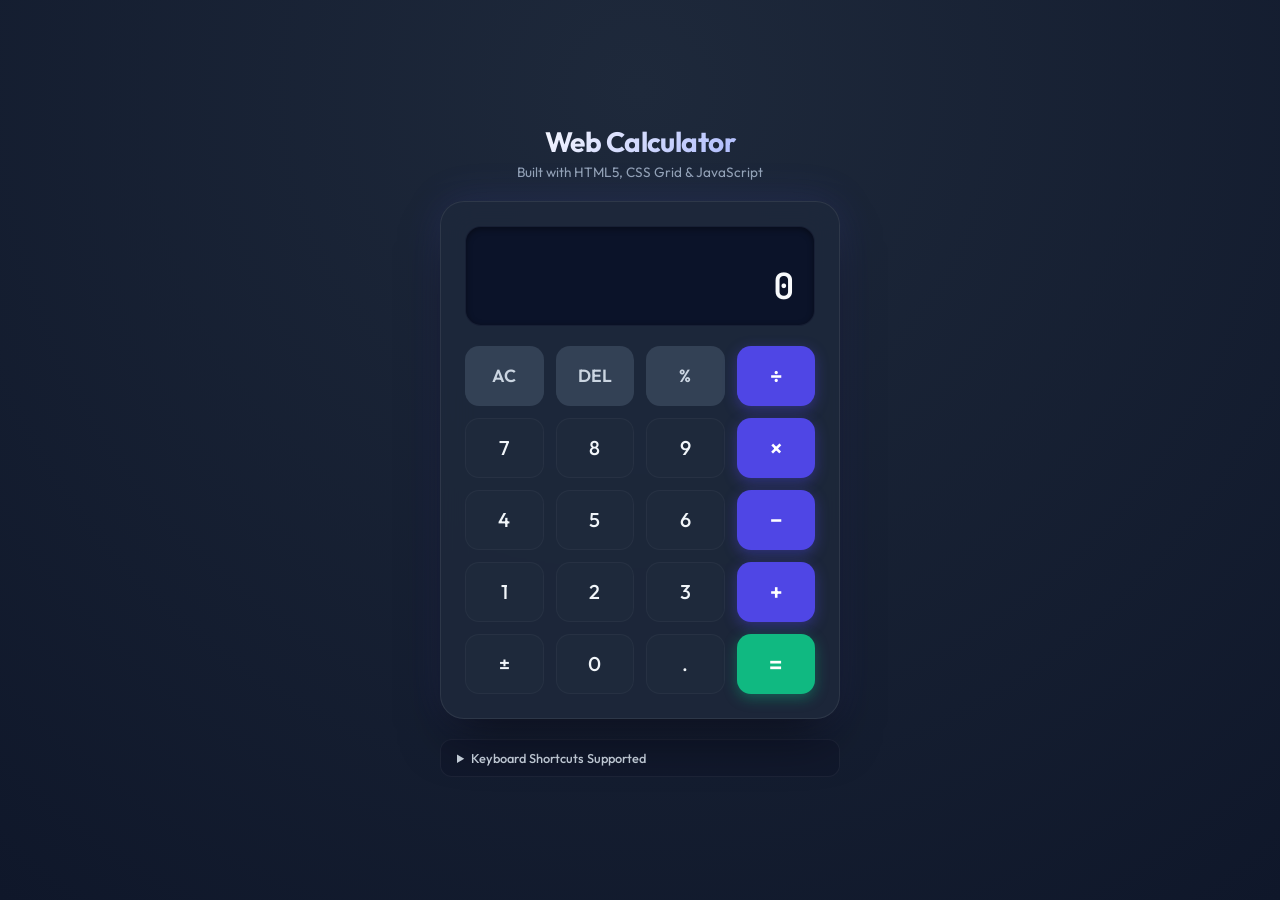
<file: calculator/index.html>
<!DOCTYPE html>
<html lang="en">
<head>
  <meta charset="UTF-8" />
  <meta name="viewport" content="width=device-width, initial-scale=1.0" />
  <title>Modern Calculator</title>
  <link rel="stylesheet" href="style.css" />
  <!-- Google Fonts for modern typography -->
  <link rel="preconnect" href="https://fonts.googleapis.com" />
  <link rel="preconnect" href="https://fonts.gstatic.com" crossorigin />
  <link href="https://fonts.googleapis.com/css2?family=Outfit:wght@300;400;500;600;700&family=JetBrains+Mono:wght@400;500;600&display=swap" rel="stylesheet" />
</head>
<body>
  <div class="page-container">
    <header class="app-header">
      <h1 class="app-title">Web Calculator</h1>
      <p class="app-subtitle">Built with HTML5, CSS Grid &amp; JavaScript</p>
    </header>

    <!-- Calculator Main Container -->
    <main class="calculator" role="region" aria-label="Calculator">
      <!-- Calculator Display Screen -->
      <section class="display" aria-live="polite">
        <!-- Sub-display for previous operand and pending operator -->
        <div class="previous-operand" id="previous-operand" aria-label="Previous calculation"></div>
        <!-- Main display for current input and results -->
        <div class="current-operand" id="current-operand" aria-label="Current input or result">0</div>
      </section>

      <!-- Keypad Grid Alignment -->
      <section class="keypad" aria-label="Calculator Keypad">
        <!-- Row 1: Utility functions & division -->
        <button type="button" class="btn btn-function" data-action="all-clear" aria-label="All Clear" title="Clear All (Escape)">AC</button>
        <button type="button" class="btn btn-function" data-action="delete" aria-label="Delete last digit" title="Backspace">DEL</button>
        <button type="button" class="btn btn-function" data-action="percent" aria-label="Percentage" title="Percentage (%)">%</button>
        <button type="button" class="btn btn-operator" data-operator="÷" aria-label="Divide" title="Divide (/)">÷</button>

        <!-- Row 2: 7, 8, 9, multiplication -->
        <button type="button" class="btn btn-number" data-number="7">7</button>
        <button type="button" class="btn btn-number" data-number="8">8</button>
        <button type="button" class="btn btn-number" data-number="9">9</button>
        <button type="button" class="btn btn-operator" data-operator="×" aria-label="Multiply" title="Multiply (*)">×</button>

        <!-- Row 3: 4, 5, 6, subtraction -->
        <button type="button" class="btn btn-number" data-number="4">4</button>
        <button type="button" class="btn btn-number" data-number="5">5</button>
        <button type="button" class="btn btn-number" data-number="6">6</button>
        <button type="button" class="btn btn-operator" data-operator="−" aria-label="Subtract" title="Subtract (-)">−</button>

        <!-- Row 4: 1, 2, 3, addition -->
        <button type="button" class="btn btn-number" data-number="1">1</button>
        <button type="button" class="btn btn-number" data-number="2">2</button>
        <button type="button" class="btn btn-number" data-number="3">3</button>
        <button type="button" class="btn btn-operator" data-operator="+" aria-label="Add" title="Add (+)">+</button>

        <!-- Row 5: sign toggle, 0, decimal, equals -->
        <button type="button" class="btn btn-number" data-action="negate" aria-label="Toggle Positive/Negative" title="Toggle Sign (±)">±</button>
        <button type="button" class="btn btn-number" data-number="0">0</button>
        <button type="button" class="btn btn-number" data-action="decimal" aria-label="Decimal point">.</button>
        <button type="button" class="btn btn-equals" data-action="calculate" aria-label="Calculate equals" title="Equals (= or Enter)">=</button>
      </section>
    </main>

    <!-- Keyboard Shortcuts Helper Footer -->
    <footer class="app-footer">
      <details class="shortcuts-guide">
        <summary>Keyboard Shortcuts Supported</summary>
        <div class="shortcuts-content">
          <span><kbd>0</kbd>–<kbd>9</kbd> Number keys</span>
          <span><kbd>+</kbd> <kbd>-</kbd> <kbd>*</kbd> <kbd>/</kbd> Operators</span>
          <span><kbd>Enter</kbd> or <kbd>=</kbd> Equals</span>
          <span><kbd>Backspace</kbd> Delete</span>
          <span><kbd>Esc</kbd> Clear All</span>
          <span><kbd>.</kbd> Decimal point</span>
        </div>
      </details>
    </footer>
  </div>

  <script src="script.js"></script>
</body>
</html>
</file>
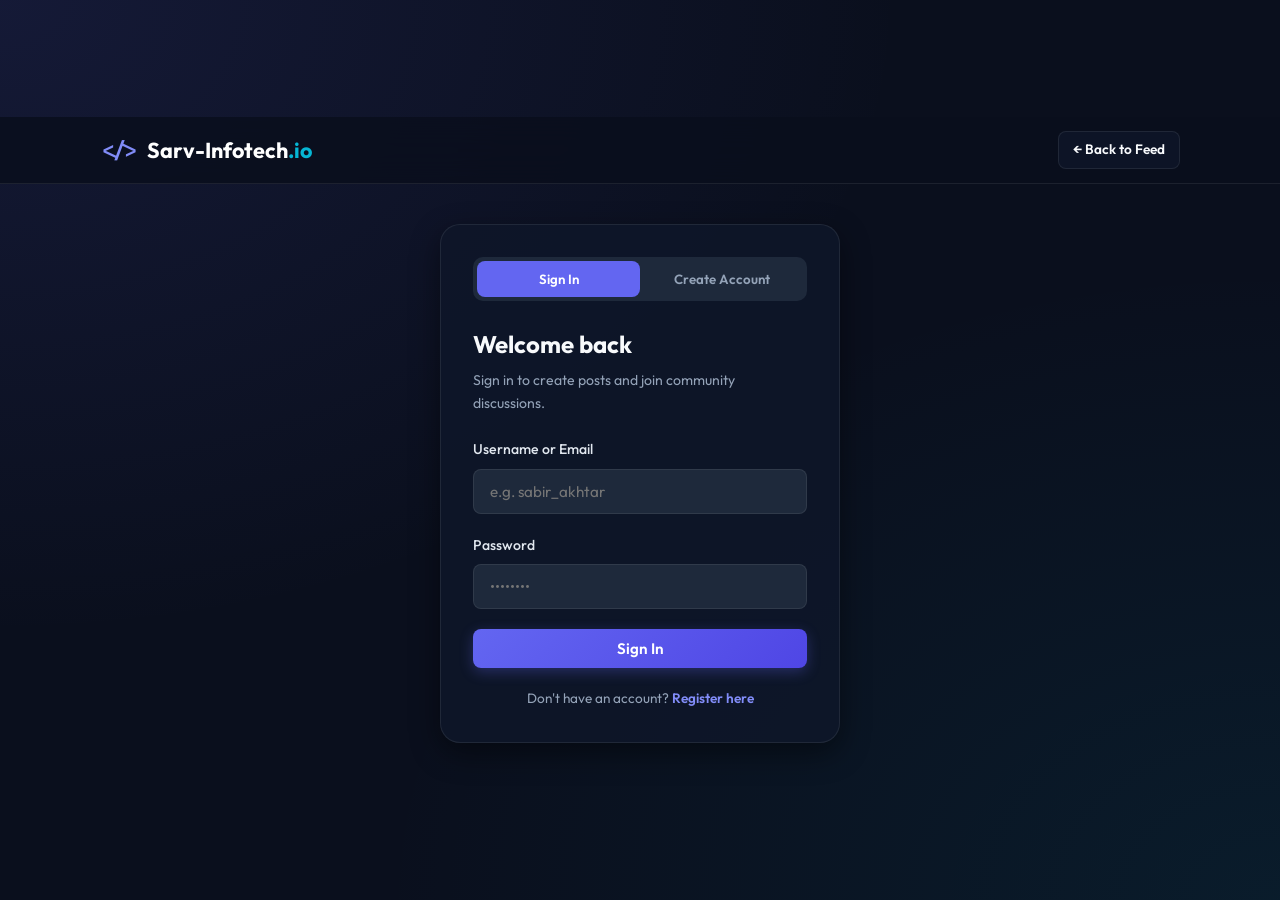
<file: static/auth.html>
<!DOCTYPE html>
<html lang="en">
<head>
  <meta charset="UTF-8" />
  <meta name="viewport" content="width=device-width, initial-scale=1.0" />
  <title>Account Access | Sarv-Infotech</title>
  <link rel="stylesheet" href="style.css" />
  <link rel="preconnect" href="https://fonts.googleapis.com" />
  <link rel="preconnect" href="https://fonts.gstatic.com" crossorigin />
  <link href="https://fonts.googleapis.com/css2?family=Outfit:wght@300;400;500;600;700;800&family=JetBrains+Mono:wght@400;500;600&display=swap" rel="stylesheet" />
</head>
<body class="auth-page">

  <header class="app-navbar">
    <div class="nav-wrapper">
      <a href="/" class="brand-logo">
        <span class="logo-icon">&lt;/&gt;</span>
        <span class="logo-title">Sarv-Infotech<span class="accent-dot">.io</span></span>
      </a>
      <a href="/" class="btn btn-secondary btn-sm">← Back to Feed</a>
    </div>
  </header>

  <main class="auth-container">
    <div class="auth-card">
      <div class="auth-tabs">
        <button class="auth-tab active" id="tab-login" onclick="switchAuthTab('login')">Sign In</button>
        <button class="auth-tab" id="tab-register" onclick="switchAuthTab('register')">Create Account</button>
      </div>

      <!-- Error Alert -->
      <div class="auth-alert" id="auth-alert" style="display: none;"></div>

      <!-- 1. LOGIN FORM -->
      <form id="login-form" class="auth-form" onsubmit="handleLoginSubmit(event)">
        <h2 class="auth-heading">Welcome back</h2>
        <p class="auth-subheading">Sign in to create posts and join community discussions.</p>

        <div class="form-group">
          <label for="login-username" class="form-label">Username or Email</label>
          <input type="text" id="login-username" class="form-input" placeholder="e.g. sabir_akhtar" required />
        </div>

        <div class="form-group">
          <label for="login-password" class="form-label">Password</label>
          <input type="password" id="login-password" class="form-input" placeholder="••••••••" required />
        </div>

        <button type="submit" class="btn btn-primary btn-block" id="login-submit-btn">Sign In</button>
        
        <p class="auth-switch-text">
          Don't have an account? <a href="#" onclick="switchAuthTab('register'); return false;">Register here</a>
        </p>
      </form>

      <!-- 2. REGISTER FORM -->
      <form id="register-form" class="auth-form" style="display: none;" onsubmit="handleRegisterSubmit(event)">
        <h2 class="auth-heading">Join Sarv-Infotech</h2>
        <p class="auth-subheading">Create your profile to publish articles and leave comments.</p>

        <div class="form-group">
          <label for="reg-username" class="form-label">Choose Username</label>
          <input type="text" id="reg-username" class="form-input" placeholder="e.g. sabir_akhtar" minlength="3" required />
          <small class="form-hint">At least 3 characters. Letters, numbers, and underscores.</small>
        </div>

        <div class="form-group">
          <label for="reg-email" class="form-label">Email Address</label>
          <input type="email" id="reg-email" class="form-input" placeholder="sabirakhtarmd786@gmail.com" required />
        </div>

        <div class="form-group">
          <label for="reg-password" class="form-label">Password</label>
          <input type="password" id="reg-password" class="form-input" placeholder="At least 6 characters" minlength="6" required />
        </div>

        <div class="form-group">
          <label for="reg-bio" class="form-label">Bio (Optional)</label>
          <textarea id="reg-bio" class="form-input" rows="2" placeholder="e.g. 2nd Year CSE student interested in Java &amp; Web Dev"></textarea>
        </div>

        <button type="submit" class="btn btn-primary btn-block" id="reg-submit-btn">Create Account</button>

        <p class="auth-switch-text">
          Already have an account? <a href="#" onclick="switchAuthTab('login'); return false;">Sign In</a>
        </p>
      </form>
    </div>
  </main>

  <script src="app.js"></script>
  <script>
    // Tab switching support
    function switchAuthTab(tab) {
      const loginForm = document.getElementById('login-form');
      const regForm = document.getElementById('register-form');
      const tabLogin = document.getElementById('tab-login');
      const tabReg = document.getElementById('tab-register');
      const alertBox = document.getElementById('auth-alert');
      alertBox.style.display = 'none';

      if (tab === 'register') {
        loginForm.style.display = 'none';
        regForm.style.display = 'block';
        tabLogin.classList.remove('active');
        tabReg.classList.add('active');
      } else {
        loginForm.style.display = 'block';
        regForm.style.display = 'none';
        tabLogin.classList.add('active');
        tabReg.classList.remove('active');
      }
    }

    // Check query param (e.g. /auth?tab=register)
    window.addEventListener('DOMContentLoaded', () => {
      const params = new URLSearchParams(window.location.search);
      if (params.get('tab') === 'register') {
        switchAuthTab('register');
      }
    });
  </script>
</body>
</html>
</file>
<file: calculator/style.css>
/* ==========================================================================
   Modern Calculator Stylesheet
   Demonstrating CSS Grid Layout, Custom Properties & Responsive Design
   ========================================================================== */

:root {
  /* Color Palette - Modern Midnight & Indigo Glow */
  --bg-gradient: radial-gradient(circle at 50% 10%, #1e293b 0%, #0f172a 100%);
  --calc-bg: rgba(30, 41, 59, 0.85);
  --calc-border: rgba(255, 255, 255, 0.08);
  --calc-shadow: 0 25px 50px -12px rgba(0, 0, 0, 0.6), 0 0 40px rgba(99, 102, 241, 0.15);
  
  --display-bg: #0b1329;
  --display-border: rgba(255, 255, 255, 0.05);
  --display-history: #94a3b8;
  --display-current: #f8fafc;
  
  /* Keypad Button Colors */
  --btn-num-bg: #1e293b;
  --btn-num-text: #f1f5f9;
  --btn-num-hover: #334155;
  --btn-num-active: #475569;
  
  --btn-func-bg: #334155;
  --btn-func-text: #cbd5e1;
  --btn-func-hover: #475569;
  --btn-func-active: #64748b;
  
  --btn-op-bg: #4f46e5;
  --btn-op-text: #ffffff;
  --btn-op-hover: #6366f1;
  --btn-op-active: #4338ca;
  --btn-op-shadow: 0 4px 14px rgba(79, 70, 229, 0.4);
  
  --btn-eq-bg: #10b981;
  --btn-eq-text: #ffffff;
  --btn-eq-hover: #34d399;
  --btn-eq-active: #059669;
  --btn-eq-shadow: 0 4px 14px rgba(16, 185, 129, 0.4);

  /* Typography */
  --font-main: 'Outfit', -apple-system, BlinkMacSystemFont, 'Segoe UI', Roboto, sans-serif;
  --font-mono: 'JetBrains Mono', monospace;
  
  /* Sizing & Transitions */
  --border-radius-calc: 24px;
  --border-radius-btn: 14px;
  --transition-speed: 0.15s;
}

/* Global Reset */
* {
  box-sizing: border-box;
  margin: 0;
  padding: 0;
}

body {
  font-family: var(--font-main);
  background: var(--bg-gradient);
  min-height: 100vh;
  display: flex;
  justify-content: center;
  align-items: center;
  color: #f8fafc;
  padding: 20px;
}

.page-container {
  display: flex;
  flex-direction: column;
  align-items: center;
  gap: 20px;
  width: 100%;
  max-width: 400px;
}

/* Header Section */
.app-header {
  text-align: center;
}

.app-title {
  font-size: 1.75rem;
  font-weight: 700;
  letter-spacing: -0.02em;
  background: linear-gradient(135deg, #ffffff 0%, #a5b4fc 100%);
  -webkit-background-clip: text;
  -webkit-text-fill-color: transparent;
}

.app-subtitle {
  font-size: 0.85rem;
  color: #94a3b8;
  margin-top: 4px;
}

/* Calculator Container */
.calculator {
  width: 100%;
  background: var(--calc-bg);
  backdrop-filter: blur(16px);
  -webkit-backdrop-filter: blur(16px);
  border: 1px solid var(--calc-border);
  border-radius: var(--border-radius-calc);
  box-shadow: var(--calc-shadow);
  padding: 24px;
  display: flex;
  flex-direction: column;
  gap: 20px;
}

/* Display Screen */
.display {
  background: var(--display-bg);
  border: 1px solid var(--display-border);
  border-radius: 16px;
  padding: 16px 20px;
  min-height: 100px;
  display: flex;
  flex-direction: column;
  justify-content: flex-end;
  align-items: flex-end;
  box-shadow: inset 0 2px 6px rgba(0, 0, 0, 0.4);
  word-wrap: break-word;
  word-break: break-all;
  overflow: hidden;
}

.previous-operand {
  color: var(--display-history);
  font-family: var(--font-mono);
  font-size: 1rem;
  min-height: 1.4rem;
  text-align: right;
  letter-spacing: 0.05em;
  opacity: 0.85;
}

.current-operand {
  color: var(--display-current);
  font-family: var(--font-mono);
  font-size: 2.25rem;
  font-weight: 600;
  text-align: right;
  line-height: 1.2;
  letter-spacing: -0.02em;
  transition: font-size 0.1s ease;
}

/* ==========================================================================
   CSS GRID SYSTEM FOR KEYPAD ALIGNMENT (Requirement)
   ========================================================================== */
.keypad {
  display: grid;
  grid-template-columns: repeat(4, 1fr);
  grid-template-rows: repeat(5, 60px);
  gap: 12px;
}

/* Button Base Styles */
.btn {
  appearance: none;
  border: none;
  outline: none;
  cursor: pointer;
  user-select: none;
  font-family: var(--font-main);
  font-size: 1.25rem;
  font-weight: 500;
  border-radius: var(--border-radius-btn);
  display: flex;
  justify-content: center;
  align-items: center;
  transition: all var(--transition-speed) ease-in-out;
  position: relative;
  overflow: hidden;
}

.btn:focus-visible {
  outline: 2px solid #818cf8;
  outline-offset: 2px;
}

/* Number Button Variant */
.btn-number {
  background-color: var(--btn-num-bg);
  color: var(--btn-num-text);
  border: 1px solid rgba(255, 255, 255, 0.04);
}

.btn-number:hover {
  background-color: var(--btn-num-hover);
  transform: translateY(-2px);
}

.btn-number:active,
.btn-number.active {
  background-color: var(--btn-num-active);
  transform: translateY(0);
}

/* Function Button Variant (AC, DEL, %) */
.btn-function {
  background-color: var(--btn-func-bg);
  color: var(--btn-func-text);
  font-weight: 600;
  font-size: 1.1rem;
}

.btn-function:hover {
  background-color: var(--btn-func-hover);
  color: #ffffff;
  transform: translateY(-2px);
}

.btn-function:active,
.btn-function.active {
  background-color: var(--btn-func-active);
  transform: translateY(0);
}

/* Operator Button Variant (+, −, ×, ÷) */
.btn-operator {
  background-color: var(--btn-op-bg);
  color: var(--btn-op-text);
  font-size: 1.4rem;
  font-weight: 600;
  box-shadow: var(--btn-op-shadow);
}

.btn-operator:hover {
  background-color: var(--btn-op-hover);
  transform: translateY(-2px);
  box-shadow: 0 6px 18px rgba(99, 102, 241, 0.5);
}

.btn-operator:active,
.btn-operator.active {
  background-color: var(--btn-op-active);
  transform: translateY(0);
}

/* Equals Button Variant (=) */
.btn-equals {
  background-color: var(--btn-eq-bg);
  color: var(--btn-eq-text);
  font-size: 1.5rem;
  font-weight: 600;
  box-shadow: var(--btn-eq-shadow);
}

.btn-equals:hover {
  background-color: var(--btn-eq-hover);
  transform: translateY(-2px);
  box-shadow: 0 6px 18px rgba(16, 185, 129, 0.5);
}

.btn-equals:active,
.btn-equals.active {
  background-color: var(--btn-eq-active);
  transform: translateY(0);
}

/* Active Operator Highlight (when waiting for 2nd operand) */
.btn-operator.active-op {
  background-color: #ffffff;
  color: var(--btn-op-bg);
  box-shadow: 0 0 16px rgba(255, 255, 255, 0.6);
}

/* Keyboard Guide Details */
.app-footer {
  width: 100%;
}

.shortcuts-guide {
  background: rgba(15, 23, 42, 0.6);
  border: 1px solid rgba(255, 255, 255, 0.05);
  border-radius: 12px;
  padding: 10px 16px;
  font-size: 0.8rem;
  color: #94a3b8;
  cursor: pointer;
}

.shortcuts-guide summary {
  font-weight: 500;
  color: #cbd5e1;
}

.shortcuts-content {
  display: grid;
  grid-template-columns: repeat(2, 1fr);
  gap: 8px;
  margin-top: 10px;
  padding-top: 10px;
  border-top: 1px solid rgba(255, 255, 255, 0.05);
}

kbd {
  background: #334155;
  color: #f1f5f9;
  padding: 2px 6px;
  border-radius: 4px;
  font-family: var(--font-mono);
  font-size: 0.75rem;
  border: 1px solid rgba(255, 255, 255, 0.1);
}

/* Responsive adjustments */
@media (max-width: 420px) {
  .calculator {
    padding: 18px;
    border-radius: 20px;
  }
  
  .keypad {
    grid-template-rows: repeat(5, 54px);
    gap: 8px;
  }

  .btn {
    font-size: 1.15rem;
  }

  .current-operand {
    font-size: 1.85rem;
  }
}
</file>
<file: static/style.css>
/* ==========================================================================
   TechBlog Modern Full-Stack Blog Platform Stylesheet
   Crafted with CSS Grid, Flexbox, Custom Properties & Responsive Architecture
   ========================================================================== */

:root {
  /* Midnight Slate Theme Palette */
  --bg-main: #0a0f1d;
  --bg-surface: #0f172a;
  --bg-card: rgba(15, 23, 42, 0.85);
  --bg-card-hover: rgba(30, 41, 59, 0.95);
  --bg-input: #1e293b;
  
  --primary: #6366f1;
  --primary-hover: #4f46e5;
  --primary-light: #818cf8;
  --primary-glow: rgba(99, 102, 241, 0.3);

  --accent-cyan: #06b6d4;
  --accent-green: #10b981;
  --accent-rose: #f43f5e;
  
  --text-main: #f8fafc;
  --text-muted: #94a3b8;
  --text-dim: #64748b;
  
  --border-color: rgba(255, 255, 255, 0.08);
  --border-color-hover: rgba(99, 102, 241, 0.4);

  /* Typography */
  --font-main: 'Outfit', -apple-system, BlinkMacSystemFont, 'Segoe UI', Roboto, sans-serif;
  --font-mono: 'JetBrains Mono', monospace;

  /* Sizing, Radius & Shadows */
  --container-max-width: 1120px;
  --radius-sm: 8px;
  --radius-md: 14px;
  --radius-lg: 20px;
  
  --shadow-sm: 0 4px 12px rgba(0, 0, 0, 0.25);
  --shadow-md: 0 10px 30px rgba(0, 0, 0, 0.45);
  --shadow-lg: 0 20px 50px rgba(0, 0, 0, 0.65);
  --transition: all 0.2s cubic-bezier(0.16, 1, 0.3, 1);
}

/* ==========================================================================
   Global Reset & Base
   ========================================================================== */
* {
  box-sizing: border-box;
  margin: 0;
  padding: 0;
}

html {
  scroll-behavior: smooth;
}

body {
  font-family: var(--font-main);
  background-color: var(--bg-main);
  color: var(--text-main);
  line-height: 1.6;
  min-height: 100vh;
  display: flex;
  flex-direction: column;
  background-image: 
    radial-gradient(at 0% 0%, rgba(99, 102, 241, 0.12) 0px, transparent 50%),
    radial-gradient(at 100% 100%, rgba(6, 182, 212, 0.08) 0px, transparent 50%);
  background-attachment: fixed;
}

a {
  color: inherit;
  text-decoration: none;
  transition: var(--transition);
}

.container {
  width: 100%;
  max-width: var(--container-max-width);
  margin: 0 auto;
  padding: 0 20px;
}

/* Typography Utilities */
.text-link {
  color: var(--primary-light);
  font-weight: 500;
}
.text-link:hover {
  text-decoration: underline;
}

/* Buttons */
.btn {
  display: inline-flex;
  align-items: center;
  justify-content: center;
  gap: 8px;
  padding: 10px 20px;
  font-size: 0.95rem;
  font-weight: 600;
  border-radius: var(--radius-sm);
  border: none;
  cursor: pointer;
  transition: var(--transition);
  font-family: var(--font-main);
}

.btn-primary {
  background: linear-gradient(135deg, var(--primary) 0%, var(--primary-hover) 100%);
  color: #ffffff;
  box-shadow: 0 4px 14px var(--primary-glow);
}

.btn-primary:hover {
  transform: translateY(-2px);
  box-shadow: 0 6px 20px rgba(99, 102, 241, 0.45);
}

.btn-secondary {
  background: var(--bg-card);
  color: var(--text-main);
  border: 1px solid var(--border-color);
}

.btn-secondary:hover {
  background: var(--bg-card-hover);
  border-color: rgba(255, 255, 255, 0.2);
}

.btn-danger {
  background: rgba(244, 63, 94, 0.15);
  color: #fb7185;
  border: 1px solid rgba(244, 63, 94, 0.3);
}

.btn-danger:hover {
  background: #e11d48;
  color: #ffffff;
}

.btn-sm {
  padding: 7px 14px;
  font-size: 0.85rem;
}

.btn-block {
  width: 100%;
}

/* ==========================================================================
   Navigation Bar
   ========================================================================== */
.app-navbar {
  position: sticky;
  top: 0;
  z-index: 1000;
  background: rgba(10, 15, 29, 0.85);
  backdrop-filter: blur(16px);
  -webkit-backdrop-filter: blur(16px);
  border-bottom: 1px solid var(--border-color);
}

.nav-wrapper {
  max-width: var(--container-max-width);
  margin: 0 auto;
  padding: 14px 20px;
  display: flex;
  align-items: center;
  justify-content: space-between;
  gap: 20px;
}

.brand-logo {
  display: flex;
  align-items: center;
  gap: 8px;
  font-size: 1.35rem;
  font-weight: 700;
  color: #ffffff;
}

.logo-icon {
  color: var(--primary-light);
  font-family: var(--font-mono);
}

.accent-dot {
  color: var(--accent-cyan);
}

.search-container {
  position: relative;
  flex: 1;
  max-width: 440px;
}

.search-icon {
  position: absolute;
  left: 14px;
  top: 50%;
  transform: translateY(-50%);
  color: var(--text-dim);
}

.search-input {
  width: 100%;
  background: var(--bg-input);
  border: 1px solid var(--border-color);
  border-radius: 24px;
  padding: 10px 38px 10px 42px;
  color: #ffffff;
  font-family: var(--font-main);
  font-size: 0.9rem;
  transition: var(--transition);
}

.search-input:focus {
  outline: none;
  border-color: var(--primary-light);
  box-shadow: 0 0 0 3px rgba(99, 102, 241, 0.2);
}

.clear-search {
  position: absolute;
  right: 12px;
  top: 50%;
  transform: translateY(-50%);
  background: transparent;
  border: none;
  color: var(--text-dim);
  font-size: 1.2rem;
  cursor: pointer;
}

.nav-actions {
  display: flex;
  align-items: center;
  gap: 12px;
}

.user-badge {
  display: flex;
  align-items: center;
  gap: 10px;
  background: rgba(255, 255, 255, 0.04);
  border: 1px solid var(--border-color);
  padding: 4px 12px 4px 6px;
  border-radius: 20px;
  color: var(--text-main);
  font-size: 0.85rem;
  font-weight: 500;
}

.user-avatar-mini {
  width: 28px;
  height: 28px;
  border-radius: 50%;
  background: linear-gradient(135deg, var(--primary) 0%, var(--accent-cyan) 100%);
  display: flex;
  align-items: center;
  justify-content: center;
  font-weight: 700;
  font-size: 0.8rem;
  color: #ffffff;
}

/* ==========================================================================
   Hero Strip & Category Filters
   ========================================================================== */
.hero-strip {
  padding: 48px 0 24px;
  border-bottom: 1px solid rgba(255, 255, 255, 0.04);
}

.hero-text-block {
  text-align: center;
  margin-bottom: 28px;
}

.feed-headline {
  font-size: 2.25rem;
  font-weight: 800;
  letter-spacing: -0.02em;
  background: linear-gradient(135deg, #ffffff 0%, #cbd5e1 100%);
  -webkit-background-clip: text;
  -webkit-text-fill-color: transparent;
  margin-bottom: 8px;
}

.feed-subheadline {
  color: var(--text-muted);
  font-size: 1.05rem;
}

.categories-bar {
  display: flex;
  align-items: center;
  justify-content: center;
  flex-wrap: wrap;
  gap: 10px;
}

.cat-pill {
  appearance: none;
  background: var(--bg-card);
  border: 1px solid var(--border-color);
  color: var(--text-muted);
  padding: 8px 16px;
  border-radius: 20px;
  font-size: 0.85rem;
  font-weight: 500;
  cursor: pointer;
  transition: var(--transition);
}

.cat-pill:hover {
  color: #ffffff;
  border-color: rgba(255, 255, 255, 0.2);
}

.cat-pill.active {
  background: var(--primary);
  color: #ffffff;
  border-color: var(--primary);
  box-shadow: 0 4px 12px var(--primary-glow);
}

/* ==========================================================================
   Feed & Post Cards (CSS Grid)
   ========================================================================== */
.feed-container {
  padding-top: 36px;
  padding-bottom: 60px;
  flex: 1;
}

.feed-header {
  display: flex;
  justify-content: space-between;
  align-items: baseline;
  margin-bottom: 24px;
}

.feed-title {
  font-size: 1.4rem;
  font-weight: 700;
}

.feed-count {
  font-size: 0.85rem;
  color: var(--text-dim);
  font-family: var(--font-mono);
}

/* Post Cards Grid Alignment */
.posts-grid {
  display: grid;
  grid-template-columns: repeat(auto-fill, minmax(320px, 1fr));
  gap: 24px;
}

.post-card {
  background: var(--bg-card);
  border: 1px solid var(--border-color);
  border-radius: var(--radius-md);
  padding: 24px;
  display: flex;
  flex-direction: column;
  box-shadow: var(--shadow-sm);
  cursor: pointer;
  transition: var(--transition);
  position: relative;
}

.post-card:hover {
  background: var(--bg-card-hover);
  border-color: var(--border-color-hover);
  transform: translateY(-4px);
  box-shadow: var(--shadow-md);
}

.card-top-meta {
  display: flex;
  justify-content: space-between;
  align-items: center;
  margin-bottom: 14px;
}

.card-category {
  font-family: var(--font-mono);
  font-size: 0.75rem;
  color: var(--primary-light);
  background: rgba(99, 102, 241, 0.12);
  padding: 4px 10px;
  border-radius: 6px;
  font-weight: 500;
}

.card-date {
  font-size: 0.8rem;
  color: var(--text-dim);
}

.card-title {
  font-size: 1.2rem;
  font-weight: 700;
  line-height: 1.35;
  margin-bottom: 12px;
  color: #ffffff;
}

.card-excerpt {
  color: var(--text-muted);
  font-size: 0.92rem;
  line-height: 1.55;
  margin-bottom: 20px;
  flex-grow: 1;
  display: -webkit-box;
  -webkit-line-clamp: 3;
  -webkit-box-orient: vertical;
  overflow: hidden;
}

.card-footer {
  display: flex;
  justify-content: space-between;
  align-items: center;
  padding-top: 14px;
  border-top: 1px solid rgba(255, 255, 255, 0.05);
}

.card-author {
  display: flex;
  align-items: center;
  gap: 8px;
  font-size: 0.85rem;
  color: var(--text-muted);
}

.card-comments-count {
  display: flex;
  align-items: center;
  gap: 5px;
  font-size: 0.8rem;
  color: var(--text-dim);
}

/* Skeleton Loading State */
.post-card-skeleton {
  background: var(--bg-card);
  border: 1px solid var(--border-color);
  border-radius: var(--radius-md);
  height: 240px;
  animation: pulse 1.5s infinite;
}

@keyframes pulse {
  0% { opacity: 0.6; }
  50% { opacity: 0.25; }
  100% { opacity: 0.6; }
}

/* Empty State */
.empty-state {
  text-align: center;
  padding: 60px 20px;
  background: var(--bg-card);
  border: 1px solid var(--border-color);
  border-radius: var(--radius-lg);
  max-width: 500px;
  margin: 30px auto;
}

.empty-icon {
  font-size: 2.5rem;
  margin-bottom: 12px;
}

.empty-title {
  font-size: 1.3rem;
  margin-bottom: 6px;
}

.empty-desc {
  color: var(--text-muted);
  margin-bottom: 20px;
  font-size: 0.92rem;
}

/* ==========================================================================
   Post Reader Modal
   ========================================================================== */
.modal-overlay {
  position: fixed;
  inset: 0;
  z-index: 2000;
  background: rgba(0, 0, 0, 0.75);
  backdrop-filter: blur(8px);
  -webkit-backdrop-filter: blur(8px);
  display: none;
  align-items: center;
  justify-content: center;
  padding: 20px;
  overflow-y: auto;
}

.modal-overlay.open {
  display: flex;
}

.modal-container {
  background: var(--bg-surface);
  border: 1px solid var(--border-color);
  border-radius: var(--radius-lg);
  width: 100%;
  max-width: 760px;
  max-height: 90vh;
  overflow-y: auto;
  box-shadow: var(--shadow-lg);
  position: relative;
  padding: 40px;
}

.modal-close {
  position: absolute;
  top: 20px;
  right: 20px;
  background: var(--bg-input);
  border: 1px solid var(--border-color);
  color: var(--text-muted);
  width: 36px;
  height: 36px;
  border-radius: 50%;
  font-size: 1.4rem;
  cursor: pointer;
  display: flex;
  align-items: center;
  justify-content: center;
  transition: var(--transition);
}

.modal-close:hover {
  background: var(--primary);
  color: #ffffff;
}

.article-header {
  margin-bottom: 28px;
  padding-bottom: 20px;
  border-bottom: 1px solid var(--border-color);
}

.article-category {
  display: inline-block;
  font-family: var(--font-mono);
  font-size: 0.8rem;
  color: var(--primary-light);
  background: rgba(99, 102, 241, 0.12);
  padding: 4px 12px;
  border-radius: 6px;
  margin-bottom: 12px;
}

.article-title {
  font-size: 2rem;
  font-weight: 800;
  line-height: 1.25;
  margin-bottom: 16px;
}

.article-meta {
  display: flex;
  align-items: center;
  gap: 16px;
  font-size: 0.9rem;
  color: var(--text-muted);
}

.article-body {
  font-size: 1.05rem;
  line-height: 1.75;
  color: #e2e8f0;
  margin-bottom: 40px;
  white-space: pre-wrap;
  word-break: break-word;
}

/* Comments Section in Modal */
.comments-section {
  border-top: 1px solid var(--border-color);
  padding-top: 28px;
}

.comments-title {
  font-size: 1.25rem;
  font-weight: 700;
  margin-bottom: 18px;
}

.comment-form {
  margin-bottom: 24px;
}

.comment-textarea {
  width: 100%;
  background: var(--bg-input);
  border: 1px solid var(--border-color);
  border-radius: var(--radius-sm);
  padding: 12px 16px;
  color: #ffffff;
  font-family: var(--font-main);
  font-size: 0.95rem;
  resize: vertical;
  margin-bottom: 10px;
}

.comment-textarea:focus {
  outline: none;
  border-color: var(--primary-light);
}

.comment-actions {
  display: flex;
  justify-content: flex-end;
}

.comment-login-prompt {
  background: rgba(255, 255, 255, 0.03);
  border: 1px solid var(--border-color);
  padding: 14px 20px;
  border-radius: var(--radius-sm);
  margin-bottom: 24px;
  font-size: 0.9rem;
  color: var(--text-muted);
}

.comments-list {
  display: flex;
  flex-direction: column;
  gap: 14px;
}

.comment-item {
  background: rgba(255, 255, 255, 0.02);
  border: 1px solid var(--border-color);
  border-radius: var(--radius-sm);
  padding: 14px 18px;
}

.comment-header {
  display: flex;
  justify-content: space-between;
  align-items: center;
  margin-bottom: 6px;
}

.comment-author-name {
  font-weight: 600;
  font-size: 0.88rem;
  color: var(--primary-light);
}

.comment-date {
  font-size: 0.75rem;
  color: var(--text-dim);
}

.comment-body {
  font-size: 0.92rem;
  color: #e2e8f0;
  line-height: 1.5;
}

/* ==========================================================================
   Forms & Inputs (Auth & Create Post)
   ========================================================================== */
.form-group {
  margin-bottom: 20px;
}

.form-label {
  display: block;
  font-size: 0.88rem;
  font-weight: 500;
  color: #e2e8f0;
  margin-bottom: 8px;
}

.label-with-meta {
  display: flex;
  justify-content: space-between;
  align-items: center;
  margin-bottom: 8px;
}

.char-count {
  font-size: 0.78rem;
  color: var(--text-dim);
  font-family: var(--font-mono);
}

.form-input {
  width: 100%;
  padding: 12px 16px;
  background: var(--bg-input);
  border: 1px solid var(--border-color);
  border-radius: var(--radius-sm);
  color: #ffffff;
  font-family: var(--font-main);
  font-size: 0.95rem;
  transition: var(--transition);
}

.form-input:focus {
  outline: none;
  border-color: var(--primary-light);
  box-shadow: 0 0 0 3px rgba(99, 102, 241, 0.2);
}

.form-input-lg {
  font-size: 1.15rem;
  padding: 14px 18px;
  font-weight: 600;
}

.form-select {
  appearance: none;
  background-image: url("data:image/svg+xml,%3Csvg xmlns='http://www.w3.org/2000/svg' width='16' height='16' fill='%2394a3b8' viewBox='0 0 16 16'%3E%3Cpath d='M8 11.5l-5-5h10l-5 5z'/%3E%3C/svg%3E");
  background-repeat: no-repeat;
  background-position: right 14px center;
}

.form-textarea {
  resize: vertical;
}

.post-editor-area {
  min-height: 240px;
  line-height: 1.6;
}

.form-hint {
  display: block;
  font-size: 0.78rem;
  color: var(--text-dim);
  margin-top: 4px;
}

/* Auth Page */
.auth-page {
  justify-content: center;
}

.auth-container {
  max-width: 440px;
  margin: 40px auto;
  width: 100%;
  padding: 0 20px;
}

.auth-card {
  background: var(--bg-card);
  border: 1px solid var(--border-color);
  border-radius: var(--radius-lg);
  padding: 32px;
  box-shadow: var(--shadow-md);
}

.auth-tabs {
  display: grid;
  grid-template-columns: 1fr 1fr;
  background: var(--bg-input);
  padding: 4px;
  border-radius: 10px;
  margin-bottom: 24px;
}

.auth-tab {
  background: transparent;
  border: none;
  color: var(--text-muted);
  font-weight: 600;
  padding: 10px;
  border-radius: 8px;
  cursor: pointer;
  transition: var(--transition);
  font-family: var(--font-main);
}

.auth-tab.active {
  background: var(--primary);
  color: #ffffff;
}

.auth-heading {
  font-size: 1.5rem;
  font-weight: 700;
  margin-bottom: 6px;
}

.auth-subheading {
  color: var(--text-muted);
  font-size: 0.88rem;
  margin-bottom: 24px;
}

.auth-switch-text {
  text-align: center;
  font-size: 0.85rem;
  color: var(--text-muted);
  margin-top: 20px;
}

.auth-switch-text a {
  color: var(--primary-light);
  font-weight: 600;
}

.auth-alert {
  background: rgba(244, 63, 94, 0.15);
  border: 1px solid rgba(244, 63, 94, 0.3);
  color: #fb7185;
  padding: 10px 14px;
  border-radius: var(--radius-sm);
  font-size: 0.88rem;
  margin-bottom: 20px;
}

/* Editor Page */
.editor-container {
  padding-top: 40px;
  padding-bottom: 60px;
}

.editor-wrapper {
  background: var(--bg-card);
  border: 1px solid var(--border-color);
  border-radius: var(--radius-lg);
  padding: 36px;
  max-width: 800px;
  margin: 0 auto;
}

.editor-header {
  margin-bottom: 28px;
}

.editor-title {
  font-size: 1.85rem;
  font-weight: 700;
}

.editor-subtitle {
  color: var(--text-muted);
  font-size: 0.95rem;
}

.editor-actions {
  display: flex;
  justify-content: flex-end;
  gap: 12px;
  margin-top: 24px;
}

.auth-gate {
  max-width: 500px;
  margin: 60px auto;
  text-align: center;
}

.auth-gate-card {
  background: var(--bg-card);
  border: 1px solid var(--border-color);
  border-radius: var(--radius-lg);
  padding: 48px 32px;
}

.gate-icon {
  font-size: 3rem;
  margin-bottom: 16px;
}

.gate-actions {
  display: flex;
  justify-content: center;
  gap: 16px;
  margin-top: 24px;
}

/* ==========================================================================
   Profile Page
   ========================================================================== */
.profile-container {
  padding-top: 40px;
  padding-bottom: 60px;
}

.profile-card {
  background: var(--bg-card);
  border: 1px solid var(--border-color);
  border-radius: var(--radius-lg);
  padding: 36px;
  margin-bottom: 40px;
  box-shadow: var(--shadow-sm);
}

.profile-header-layout {
  display: flex;
  align-items: center;
  gap: 28px;
}

.profile-avatar-circle {
  width: 90px;
  height: 90px;
  border-radius: 50%;
  background: linear-gradient(135deg, var(--primary) 0%, var(--accent-cyan) 100%);
  display: flex;
  align-items: center;
  justify-content: center;
  font-size: 2.25rem;
  font-weight: 700;
  color: #ffffff;
  box-shadow: 0 8px 24px var(--primary-glow);
  flex-shrink: 0;
}

.profile-username {
  font-size: 1.8rem;
  font-weight: 800;
  margin-bottom: 4px;
}

.profile-email {
  color: var(--text-dim);
  font-size: 0.9rem;
  font-family: var(--font-mono);
  margin-bottom: 12px;
}

.profile-bio {
  color: #cbd5e1;
  font-size: 0.95rem;
  max-width: 600px;
  margin-bottom: 16px;
}

.profile-meta {
  display: flex;
  gap: 16px;
}

.meta-tag {
  background: var(--bg-input);
  border: 1px solid var(--border-color);
  padding: 4px 12px;
  border-radius: 6px;
  font-size: 0.8rem;
  color: var(--text-muted);
}

.user-posts-section {
  background: var(--bg-card);
  border: 1px solid var(--border-color);
  border-radius: var(--radius-lg);
  padding: 32px;
}

.section-title-row {
  display: flex;
  justify-content: space-between;
  align-items: center;
  margin-bottom: 24px;
  padding-bottom: 14px;
  border-bottom: 1px solid var(--border-color);
}

.user-post-item {
  display: flex;
  justify-content: space-between;
  align-items: center;
  padding: 16px 0;
  border-bottom: 1px solid rgba(255, 255, 255, 0.04);
}

.user-post-title {
  font-size: 1.1rem;
  font-weight: 600;
  color: #ffffff;
}

.user-post-actions {
  display: flex;
  align-items: center;
  gap: 10px;
}

/* Toast Notification */
.toast {
  position: fixed;
  bottom: 24px;
  right: 24px;
  z-index: 3000;
  background: var(--bg-surface);
  border: 1px solid var(--border-color);
  color: #ffffff;
  padding: 12px 20px;
  border-radius: var(--radius-sm);
  box-shadow: var(--shadow-lg);
  font-size: 0.9rem;
  display: none;
  animation: slideUp 0.3s ease;
}

.toast.success {
  border-color: var(--accent-green);
  color: #a7f3d0;
}

.toast.error {
  border-color: var(--accent-rose);
  color: #fecdd3;
}

@keyframes slideUp {
  from { transform: translateY(20px); opacity: 0; }
  to { transform: translateY(0); opacity: 1; }
}

/* Footer */
.app-footer {
  background: #060a14;
  border-top: 1px solid var(--border-color);
  padding: 30px 0;
  margin-top: auto;
}

.footer-inner {
  display: flex;
  justify-content: space-between;
  align-items: center;
  flex-wrap: wrap;
  gap: 16px;
  font-size: 0.85rem;
  color: var(--text-dim);
}

.footer-links {
  display: flex;
  gap: 18px;
}

.footer-links a:hover {
  color: var(--primary-light);
}

/* ==========================================================================
   Responsive Breakpoints
   ========================================================================== */
@media (max-width: 768px) {
  .nav-wrapper {
    flex-wrap: wrap;
  }

  .search-container {
    order: 3;
    max-width: 100%;
    margin-top: 8px;
  }

  .posts-grid {
    grid-template-columns: 1fr;
  }

  .modal-container {
    padding: 24px;
  }

  .article-title {
    font-size: 1.6rem;
  }

  .profile-header-layout {
    flex-direction: column;
    text-align: center;
  }

  .profile-meta {
    justify-content: center;
  }

  .editor-wrapper {
    padding: 24px 18px;
  }
}

/* ==========================================================================
   IMAGE ENHANCEMENTS & INTERACTIVE LIKE/SHARE ACTIONS
   ========================================================================== */

/* Post Card Thumbnail */
.post-card-thumb-wrapper {
  position: relative;
  width: 100%;
  height: 180px;
  border-radius: calc(var(--radius-md) - 4px);
  overflow: hidden;
  margin-bottom: 16px;
  background: #0f172a;
}

.post-card-thumb {
  width: 100%;
  height: 100%;
  object-fit: cover;
  transition: transform 0.4s ease;
}

.post-card:hover .post-card-thumb {
  transform: scale(1.05);
}

.post-reading-time {
  position: absolute;
  bottom: 10px;
  right: 10px;
  background: rgba(15, 23, 42, 0.85);
  backdrop-filter: blur(6px);
  border: 1px solid rgba(255, 255, 255, 0.1);
  color: #cbd5e1;
  font-size: 0.75rem;
  font-family: var(--font-mono);
  padding: 3px 8px;
  border-radius: 4px;
}

/* Modal Hero Image */
.modal-hero-image-wrapper {
  width: 100%;
  height: 280px;
  border-radius: var(--radius-md);
  overflow: hidden;
  margin-bottom: 24px;
  background: #0f172a;
  border: 1px solid var(--border-color);
}

.modal-hero-img {
  width: 100%;
  height: 100%;
  object-fit: cover;
}

/* Interactive Action Bar (Like & Share) */
.article-interactive-bar {
  display: flex;
  align-items: center;
  gap: 12px;
  padding: 16px 0;
  margin: 24px 0;
  border-top: 1px solid var(--border-color);
  border-bottom: 1px solid var(--border-color);
}

.btn-interactive {
  display: inline-flex;
  align-items: center;
  gap: 8px;
  background: var(--bg-input);
  border: 1px solid var(--border-color);
  color: var(--text-main);
  padding: 8px 18px;
  border-radius: 20px;
  font-family: var(--font-main);
  font-size: 0.9rem;
  font-weight: 600;
  cursor: pointer;
  transition: var(--transition);
}

.btn-interactive:hover {
  background: rgba(99, 102, 241, 0.15);
  border-color: var(--primary-light);
  transform: translateY(-2px);
}

.btn-like.liked {
  background: rgba(244, 63, 94, 0.15);
  border-color: rgba(244, 63, 94, 0.4);
  color: #fb7185;
}

.btn-like.liked .heart-icon {
  animation: heartPop 0.3s cubic-bezier(0.175, 0.885, 0.32, 1.275);
}

@keyframes heartPop {
  0% { transform: scale(1); }
  50% { transform: scale(1.4); }
  100% { transform: scale(1); }
}

/* Image Presets & Live Preview in Editor */
.preset-images-bar {
  display: flex;
  align-items: center;
  flex-wrap: wrap;
  gap: 8px;
  margin-top: 10px;
}

.preset-label {
  font-size: 0.8rem;
  color: var(--text-dim);
  font-weight: 500;
}

.preset-btn {
  background: var(--bg-card);
  border: 1px solid var(--border-color);
  color: var(--text-muted);
  padding: 4px 10px;
  border-radius: 6px;
  font-size: 0.78rem;
  cursor: pointer;
  transition: var(--transition);
}

.preset-btn:hover {
  background: var(--primary);
  color: #ffffff;
}

.image-preview-box {
  margin-top: 14px;
  border-radius: var(--radius-sm);
  overflow: hidden;
  border: 1px solid var(--border-color);
  background: #0f172a;
  position: relative;
  max-width: 480px;
  height: 180px;
}

.preview-img {
  width: 100%;
  height: 100%;
  object-fit: cover;
}

.preview-caption {
  position: absolute;
  top: 8px;
  left: 8px;
  background: rgba(0, 0, 0, 0.65);
  backdrop-filter: blur(4px);
  color: #e2e8f0;
  font-size: 0.7rem;
  font-family: var(--font-mono);
  padding: 2px 8px;
  border-radius: 4px;
}
</file>
